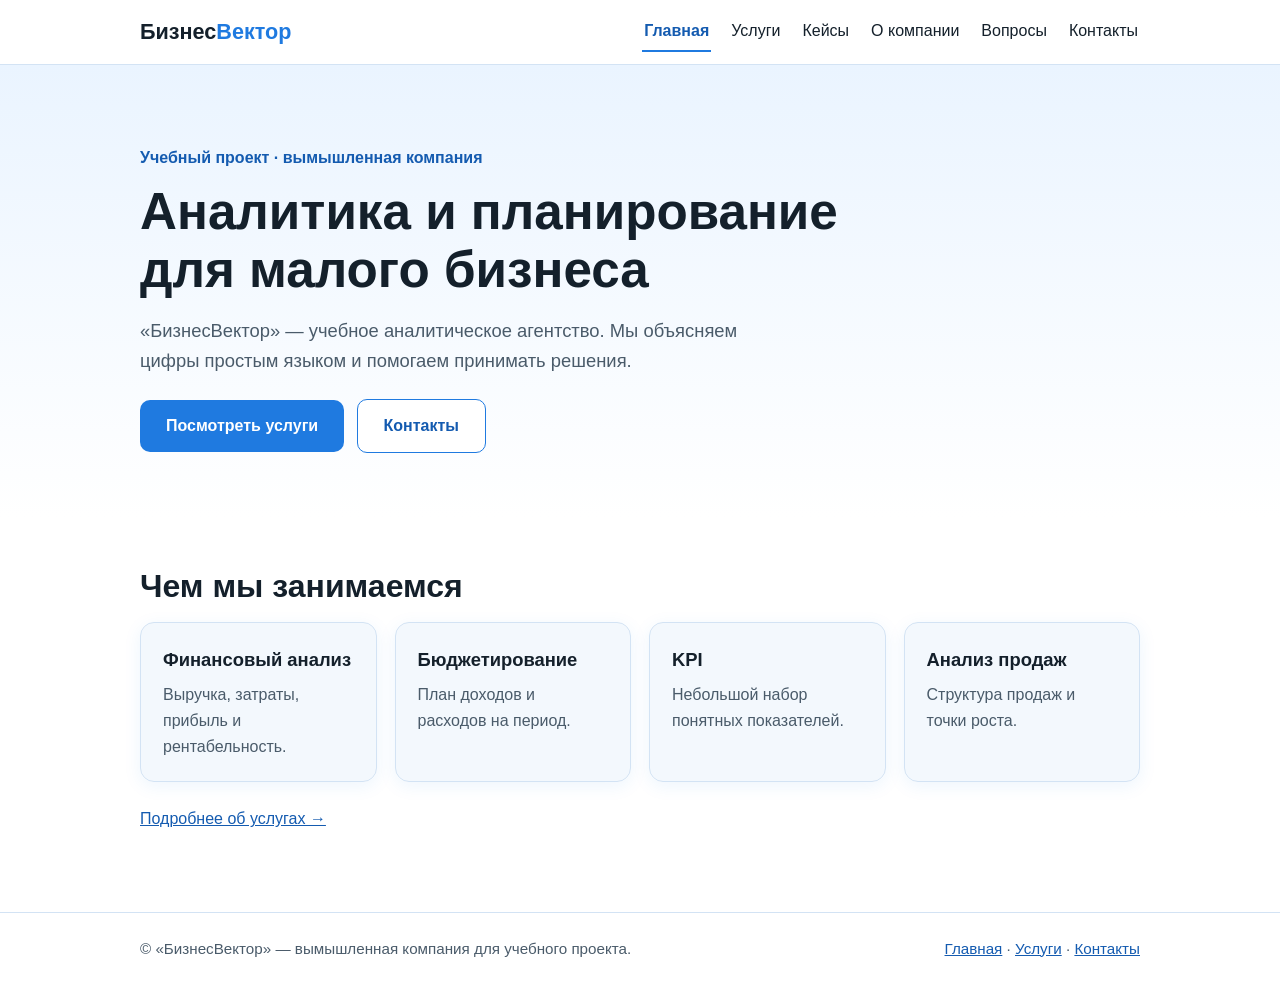
<file: index.html>
<!DOCTYPE html>
<html lang="ru">
<head>
  <meta charset="UTF-8">
  <meta name="viewport" content="width=device-width, initial-scale=1">
  <title>Главная — БизнесВектор</title>
  <link rel="stylesheet" href="styles.css">
</head>
<body>
  <header class="site-header">
    <div class="container header-inner">
      <a class="logo" href="index.html">Бизнес<span>Вектор</span></a>
      <button class="menu-toggle" id="menuToggle" aria-expanded="false" aria-controls="mainNav">Меню</button>
      <nav class="main-nav" id="mainNav" aria-label="Основное меню">
        <a href="index.html" class="active" aria-current="page">Главная</a>
        <a href="services.html">Услуги</a>
        <a href="cases.html">Кейсы</a>
        <a href="about.html">О компании</a>
        <a href="faq.html">Вопросы</a>
        <a href="contacts.html">Контакты</a>
      </nav>
    </div>
  </header>

  <main>
    <section class="hero">
      <div class="container">
        <p class="eyebrow">Учебный проект · вымышленная компания</p>
        <h1>Аналитика и планирование для малого бизнеса</h1>
        <p class="lead">«БизнесВектор» — учебное аналитическое агентство. Мы объясняем цифры простым языком и помогаем принимать решения.</p>
        <a class="btn" href="services.html">Посмотреть услуги</a>
        <a class="btn btn-ghost" href="contacts.html">Контакты</a>
      </div>
    </section>
    <section class="section">
      <div class="container">
        <h2>Чем мы занимаемся</h2>
        <div class="grid">
          <article class="card glass"><h3>Финансовый анализ</h3><p>Выручка, затраты, прибыль и рентабельность.</p></article>
          <article class="card glass"><h3>Бюджетирование</h3><p>План доходов и расходов на период.</p></article>
          <article class="card glass"><h3>KPI</h3><p>Небольшой набор понятных показателей.</p></article>
          <article class="card glass"><h3>Анализ продаж</h3><p>Структура продаж и точки роста.</p></article>
        </div>
        <p class="more"><a href="services.html">Подробнее об услугах →</a></p>
      </div>
    </section>
  </main>

  <footer class="site-footer">
    <div class="container footer-inner">
      <p>© «БизнесВектор» — вымышленная компания для учебного проекта.</p>
      <p><a href="index.html">Главная</a> · <a href="services.html">Услуги</a> · <a href="contacts.html">Контакты</a></p>
    </div>
  </footer>

  <script src="script.js"></script>
</body>
</html>
</file>
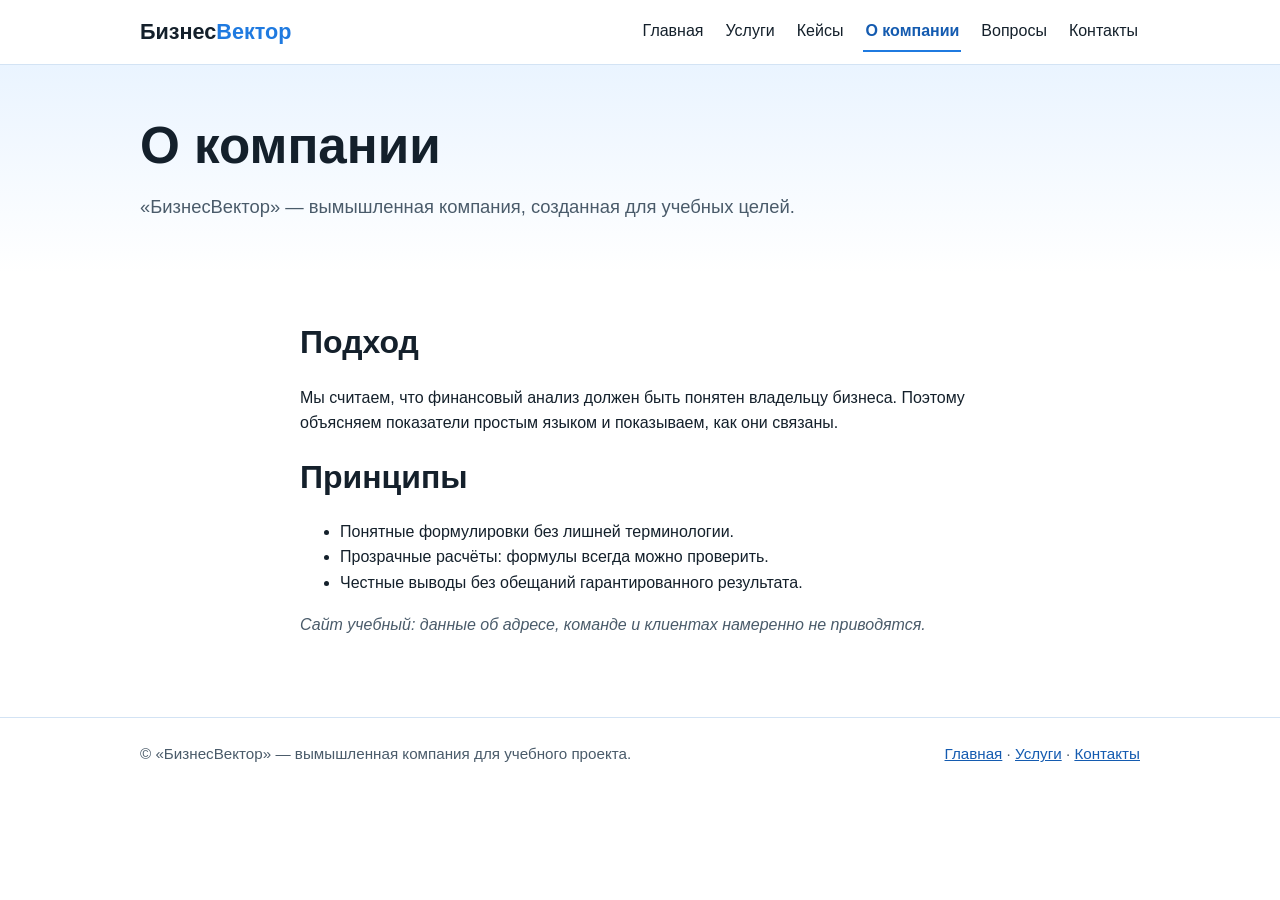
<file: about.html>
<!DOCTYPE html>
<html lang="ru">
<head>
  <meta charset="UTF-8">
  <meta name="viewport" content="width=device-width, initial-scale=1">
  <title>О компании — БизнесВектор</title>
  <link rel="stylesheet" href="styles.css">
</head>
<body>
  <header class="site-header">
    <div class="container header-inner">
      <a class="logo" href="index.html">Бизнес<span>Вектор</span></a>
      <button class="menu-toggle" id="menuToggle" aria-expanded="false" aria-controls="mainNav">Меню</button>
      <nav class="main-nav" id="mainNav" aria-label="Основное меню">
        <a href="index.html">Главная</a>
        <a href="services.html">Услуги</a>
        <a href="cases.html">Кейсы</a>
        <a href="about.html" class="active" aria-current="page">О компании</a>
        <a href="faq.html">Вопросы</a>
        <a href="contacts.html">Контакты</a>
      </nav>
    </div>
  </header>

  <main>
    <section class="page-head">
      <div class="container">
        <h1>О компании</h1>
        <p class="lead">«БизнесВектор» — вымышленная компания, созданная для учебных целей.</p>
      </div>
    </section>
    <section class="section">
      <div class="container narrow">
        <h2>Подход</h2>
        <p>Мы считаем, что финансовый анализ должен быть понятен владельцу бизнеса. Поэтому объясняем показатели простым языком и показываем, как они связаны.</p>
        <h2>Принципы</h2>
        <ul>
          <li>Понятные формулировки без лишней терминологии.</li>
          <li>Прозрачные расчёты: формулы всегда можно проверить.</li>
          <li>Честные выводы без обещаний гарантированного результата.</li>
        </ul>
        <p class="note">Сайт учебный: данные об адресе, команде и клиентах намеренно не приводятся.</p>
      </div>
    </section>
  </main>

  <footer class="site-footer">
    <div class="container footer-inner">
      <p>© «БизнесВектор» — вымышленная компания для учебного проекта.</p>
      <p><a href="index.html">Главная</a> · <a href="services.html">Услуги</a> · <a href="contacts.html">Контакты</a></p>
    </div>
  </footer>

  <script src="script.js"></script>
</body>
</html>
</file>
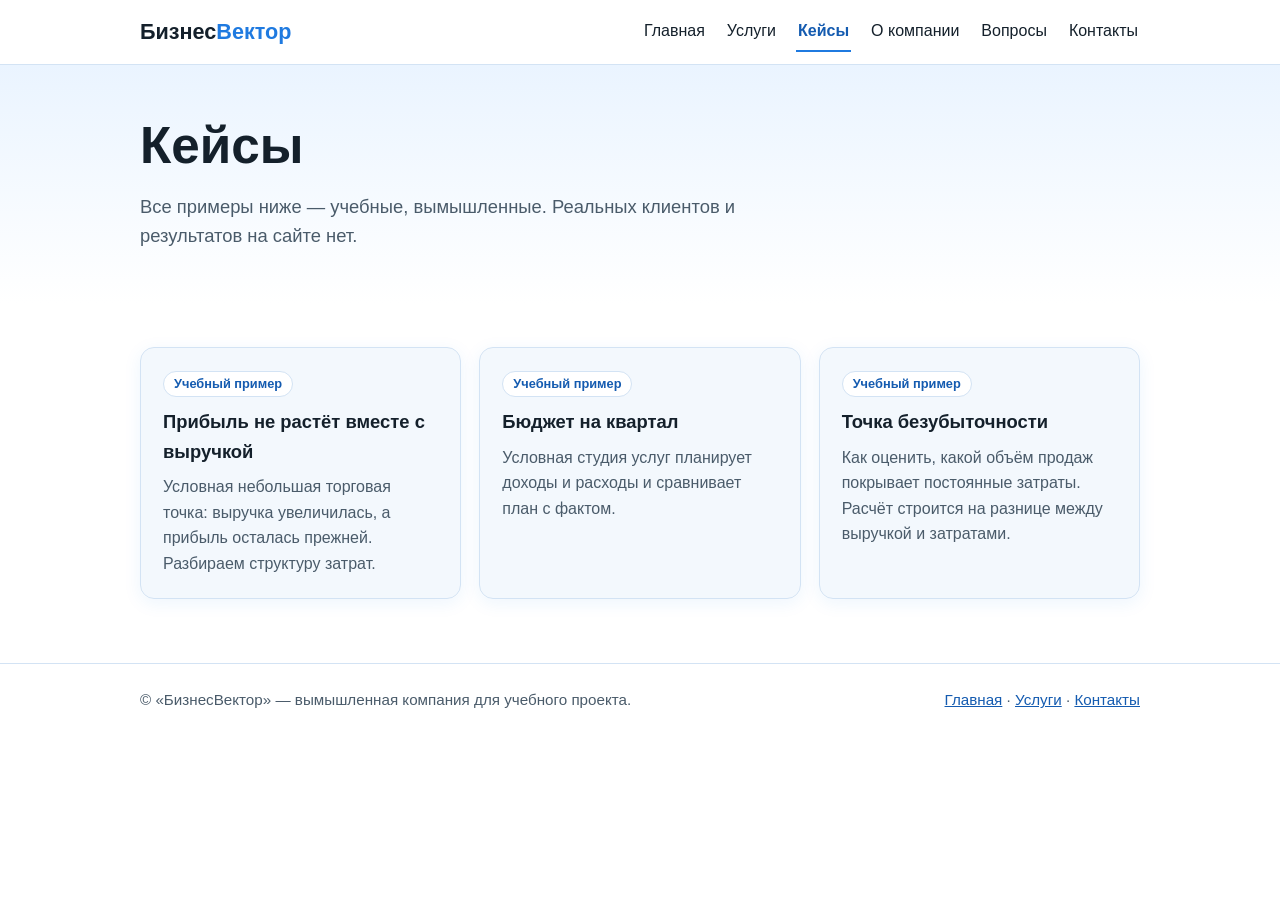
<file: cases.html>
<!DOCTYPE html>
<html lang="ru">
<head>
  <meta charset="UTF-8">
  <meta name="viewport" content="width=device-width, initial-scale=1">
  <title>Кейсы — БизнесВектор</title>
  <link rel="stylesheet" href="styles.css">
</head>
<body>
  <header class="site-header">
    <div class="container header-inner">
      <a class="logo" href="index.html">Бизнес<span>Вектор</span></a>
      <button class="menu-toggle" id="menuToggle" aria-expanded="false" aria-controls="mainNav">Меню</button>
      <nav class="main-nav" id="mainNav" aria-label="Основное меню">
        <a href="index.html">Главная</a>
        <a href="services.html">Услуги</a>
        <a href="cases.html" class="active" aria-current="page">Кейсы</a>
        <a href="about.html">О компании</a>
        <a href="faq.html">Вопросы</a>
        <a href="contacts.html">Контакты</a>
      </nav>
    </div>
  </header>

  <main>
    <section class="page-head">
      <div class="container">
        <h1>Кейсы</h1>
        <p class="lead">Все примеры ниже — учебные, вымышленные. Реальных клиентов и результатов на сайте нет.</p>
      </div>
    </section>
    <section class="section">
      <div class="container">
        <div class="grid">
          <article class="card glass">
            <span class="tag">Учебный пример</span>
            <h2>Прибыль не растёт вместе с выручкой</h2>
            <p>Условная небольшая торговая точка: выручка увеличилась, а прибыль осталась прежней. Разбираем структуру затрат.</p>
          </article>
          <article class="card glass">
            <span class="tag">Учебный пример</span>
            <h2>Бюджет на квартал</h2>
            <p>Условная студия услуг планирует доходы и расходы и сравнивает план с фактом.</p>
          </article>
          <article class="card glass">
            <span class="tag">Учебный пример</span>
            <h2>Точка безубыточности</h2>
            <p>Как оценить, какой объём продаж покрывает постоянные затраты. Расчёт строится на разнице между выручкой и затратами.</p>
          </article>
        </div>
      </div>
    </section>
  </main>

  <footer class="site-footer">
    <div class="container footer-inner">
      <p>© «БизнесВектор» — вымышленная компания для учебного проекта.</p>
      <p><a href="index.html">Главная</a> · <a href="services.html">Услуги</a> · <a href="contacts.html">Контакты</a></p>
    </div>
  </footer>

  <script src="script.js"></script>
</body>
</html>
</file>
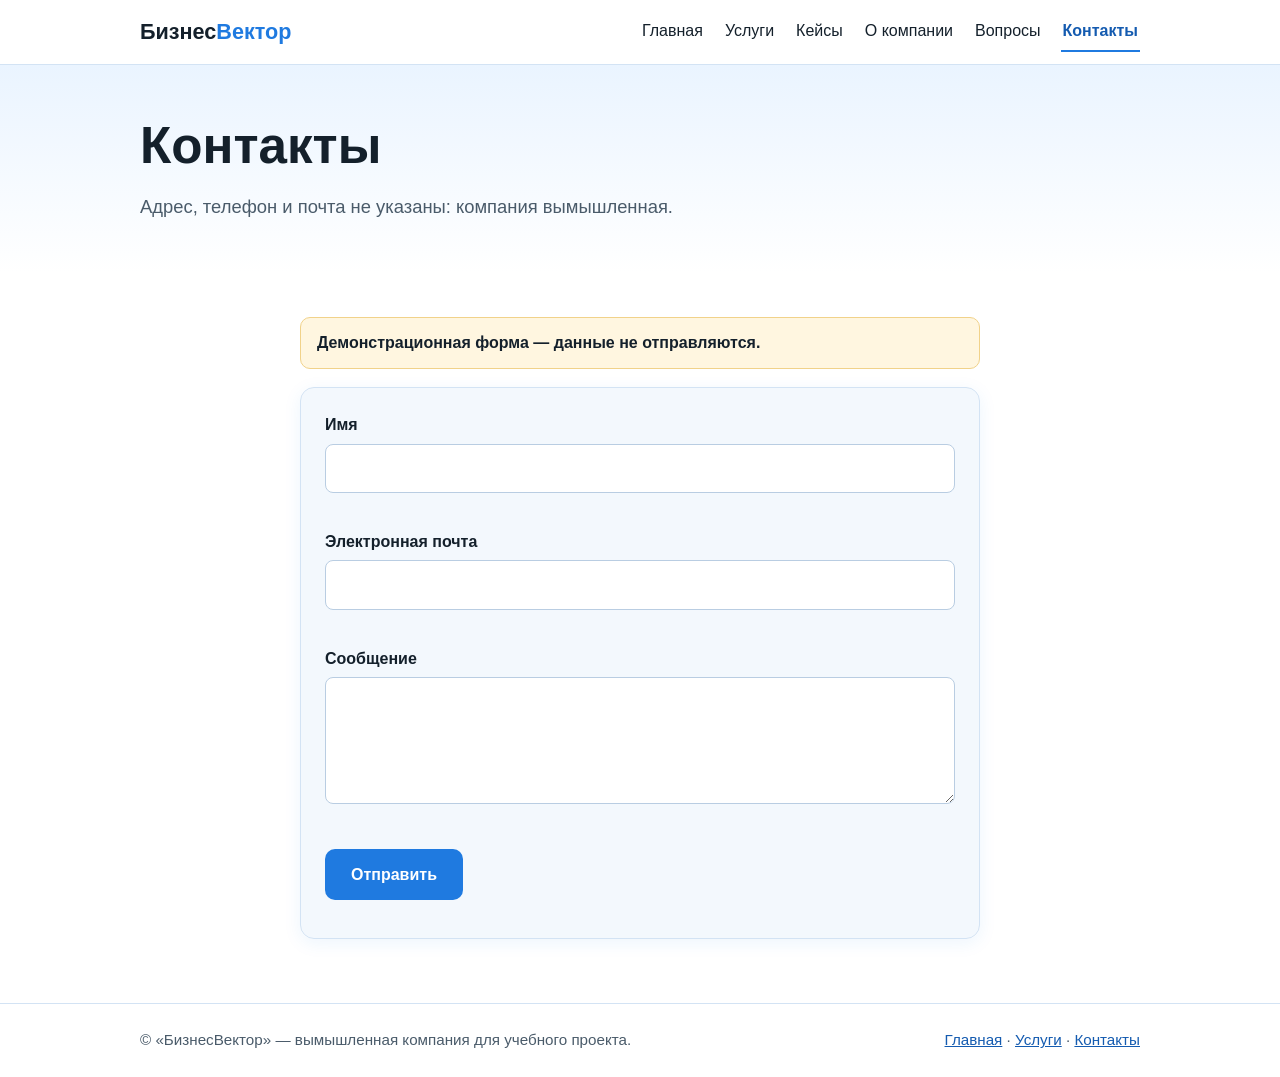
<file: contacts.html>
<!DOCTYPE html>
<html lang="ru">
<head>
  <meta charset="UTF-8">
  <meta name="viewport" content="width=device-width, initial-scale=1">
  <title>Контакты — БизнесВектор</title>
  <link rel="stylesheet" href="styles.css">
</head>
<body>
  <header class="site-header">
    <div class="container header-inner">
      <a class="logo" href="index.html">Бизнес<span>Вектор</span></a>
      <button class="menu-toggle" id="menuToggle" aria-expanded="false" aria-controls="mainNav">Меню</button>
      <nav class="main-nav" id="mainNav" aria-label="Основное меню">
        <a href="index.html">Главная</a>
        <a href="services.html">Услуги</a>
        <a href="cases.html">Кейсы</a>
        <a href="about.html">О компании</a>
        <a href="faq.html">Вопросы</a>
        <a href="contacts.html" class="active" aria-current="page">Контакты</a>
      </nav>
    </div>
  </header>

  <main>
    <section class="page-head">
      <div class="container">
        <h1>Контакты</h1>
        <p class="lead">Адрес, телефон и почта не указаны: компания вымышленная.</p>
      </div>
    </section>
    <section class="section">
      <div class="container narrow">
        <p class="warning" role="note"><strong>Демонстрационная форма — данные не отправляются.</strong></p>
        <form id="contactForm" class="glass" novalidate>
          <label for="name">Имя</label>
          <input id="name" name="name" type="text" autocomplete="name">
          <p class="error" id="nameError" role="alert"></p>

          <label for="email">Электронная почта</label>
          <input id="email" name="email" type="email" autocomplete="email">
          <p class="error" id="emailError" role="alert"></p>

          <label for="message">Сообщение</label>
          <textarea id="message" name="message" rows="4"></textarea>
          <p class="error" id="messageError" role="alert"></p>

          <button class="btn" type="submit">Отправить</button>
          <p class="notice" id="formNotice" role="status"></p>
        </form>
      </div>
    </section>
  </main>

  <footer class="site-footer">
    <div class="container footer-inner">
      <p>© «БизнесВектор» — вымышленная компания для учебного проекта.</p>
      <p><a href="index.html">Главная</a> · <a href="services.html">Услуги</a> · <a href="contacts.html">Контакты</a></p>
    </div>
  </footer>

  <script src="script.js"></script>
</body>
</html>
</file>
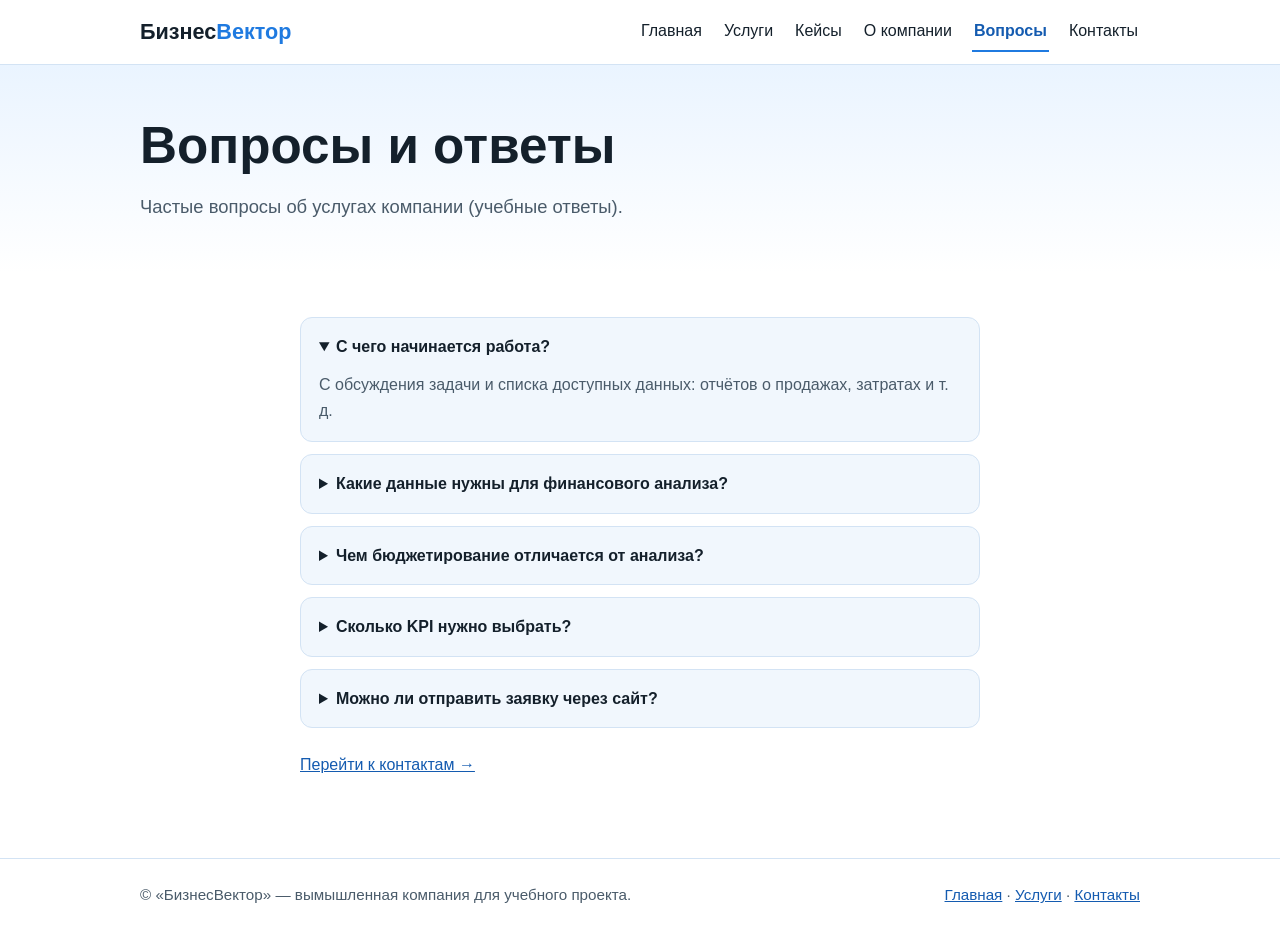
<file: faq.html>
<!DOCTYPE html>
<html lang="ru">
<head>
  <meta charset="UTF-8">
  <meta name="viewport" content="width=device-width, initial-scale=1">
  <title>Вопросы и ответы — БизнесВектор</title>
  <link rel="stylesheet" href="styles.css">
</head>
<body>
  <header class="site-header">
    <div class="container header-inner">
      <a class="logo" href="index.html">Бизнес<span>Вектор</span></a>
      <button class="menu-toggle" id="menuToggle" aria-expanded="false" aria-controls="mainNav">Меню</button>
      <nav class="main-nav" id="mainNav" aria-label="Основное меню">
        <a href="index.html">Главная</a>
        <a href="services.html">Услуги</a>
        <a href="cases.html">Кейсы</a>
        <a href="about.html">О компании</a>
        <a href="faq.html" class="active" aria-current="page">Вопросы</a>
        <a href="contacts.html">Контакты</a>
      </nav>
    </div>
  </header>

  <main>
    <section class="page-head">
      <div class="container">
        <h1>Вопросы и ответы</h1>
        <p class="lead">Частые вопросы об услугах компании (учебные ответы).</p>
      </div>
    </section>
    <section class="section">
      <div class="container narrow">
        <details class="faq" open>
          <summary>С чего начинается работа?</summary>
          <p>С обсуждения задачи и списка доступных данных: отчётов о продажах, затратах и т. д.</p>
        </details>
        <details class="faq">
          <summary>Какие данные нужны для финансового анализа?</summary>
          <p>Как правило, выручка, переменные и постоянные затраты за выбранный период.</p>
        </details>
        <details class="faq">
          <summary>Чем бюджетирование отличается от анализа?</summary>
          <p>Анализ изучает то, что уже произошло, бюджет — это план на будущий период.</p>
        </details>
        <details class="faq">
          <summary>Сколько KPI нужно выбрать?</summary>
          <p>Обычно достаточно нескольких показателей, которыми действительно пользуются в работе.</p>
        </details>
        <details class="faq">
          <summary>Можно ли отправить заявку через сайт?</summary>
          <p>Нет. Форма на странице «Контакты» демонстрационная, данные никуда не отправляются.</p>
        </details>
        <p class="more"><a href="contacts.html">Перейти к контактам →</a></p>
      </div>
    </section>
  </main>

  <footer class="site-footer">
    <div class="container footer-inner">
      <p>© «БизнесВектор» — вымышленная компания для учебного проекта.</p>
      <p><a href="index.html">Главная</a> · <a href="services.html">Услуги</a> · <a href="contacts.html">Контакты</a></p>
    </div>
  </footer>

  <script src="script.js"></script>
</body>
</html>
</file>
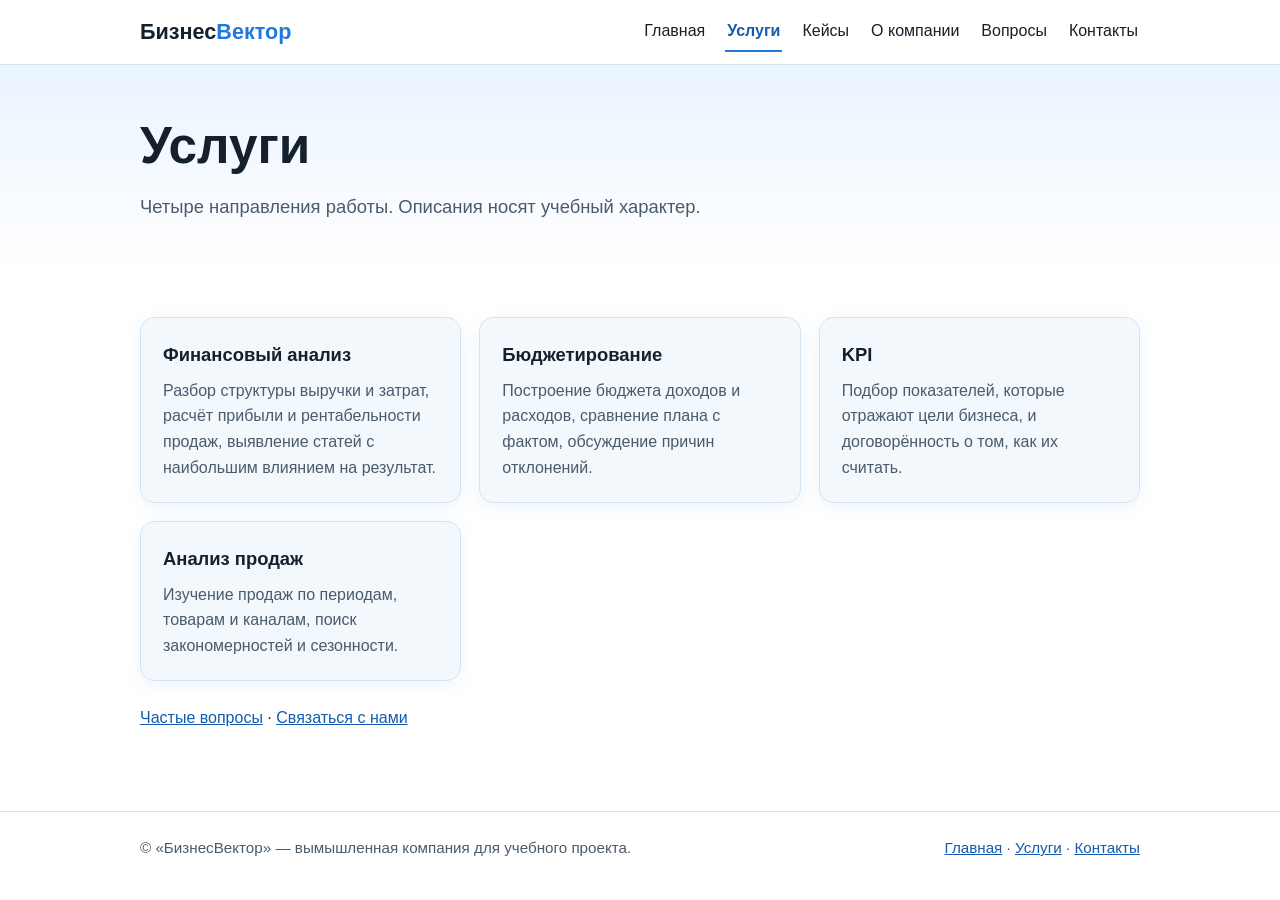
<file: services.html>
<!DOCTYPE html>
<html lang="ru">
<head>
  <meta charset="UTF-8">
  <meta name="viewport" content="width=device-width, initial-scale=1">
  <title>Услуги — БизнесВектор</title>
  <link rel="stylesheet" href="styles.css">
</head>
<body>
  <header class="site-header">
    <div class="container header-inner">
      <a class="logo" href="index.html">Бизнес<span>Вектор</span></a>
      <button class="menu-toggle" id="menuToggle" aria-expanded="false" aria-controls="mainNav">Меню</button>
      <nav class="main-nav" id="mainNav" aria-label="Основное меню">
        <a href="index.html">Главная</a>
        <a href="services.html" class="active" aria-current="page">Услуги</a>
        <a href="cases.html">Кейсы</a>
        <a href="about.html">О компании</a>
        <a href="faq.html">Вопросы</a>
        <a href="contacts.html">Контакты</a>
      </nav>
    </div>
  </header>

  <main>
    <section class="page-head">
      <div class="container">
        <h1>Услуги</h1>
        <p class="lead">Четыре направления работы. Описания носят учебный характер.</p>
      </div>
    </section>
    <section class="section">
      <div class="container">
        <div class="grid grid-2">
          <article class="card glass"><h2>Финансовый анализ</h2><p>Разбор структуры выручки и затрат, расчёт прибыли и рентабельности продаж, выявление статей с наибольшим влиянием на результат.</p></article>
          <article class="card glass"><h2>Бюджетирование</h2><p>Построение бюджета доходов и расходов, сравнение плана с фактом, обсуждение причин отклонений.</p></article>
          <article class="card glass"><h2>KPI</h2><p>Подбор показателей, которые отражают цели бизнеса, и договорённость о том, как их считать.</p></article>
          <article class="card glass"><h2>Анализ продаж</h2><p>Изучение продаж по периодам, товарам и каналам, поиск закономерностей и сезонности.</p></article>
        </div>
        <p class="more"><a href="faq.html">Частые вопросы</a> · <a href="contacts.html">Связаться с нами</a></p>
      </div>
    </section>
  </main>

  <footer class="site-footer">
    <div class="container footer-inner">
      <p>© «БизнесВектор» — вымышленная компания для учебного проекта.</p>
      <p><a href="index.html">Главная</a> · <a href="services.html">Услуги</a> · <a href="contacts.html">Контакты</a></p>
    </div>
  </footer>

  <script src="script.js"></script>
</body>
</html>
</file>
<file: styles.css>
:root {
  --text: #14202b;
  --muted: #4a5b6a;
  --accent: #1f7ae0;
  --accent-dark: #145bb0;
  --panel: #f1f7fd;
  --border: #d3e3f4;
  --error: #b42318;
}

* { box-sizing: border-box; }

body {
  margin: 0;
  font-family: "Segoe UI", Roboto, Arial, sans-serif;
  color: var(--text);
  background: #fff;
  line-height: 1.6;
}

.container { max-width: 1040px; margin: 0 auto; padding: 0 20px; }
.container.narrow { max-width: 720px; }

/* Header */
.site-header {
  position: sticky; top: 0; z-index: 10;
  background: rgba(255,255,255,.95);
  border-bottom: 1px solid var(--border);
}
.header-inner {
  display: flex; align-items: center; justify-content: space-between;
  min-height: 64px; flex-wrap: wrap;
}
.logo { font-size: 1.35rem; font-weight: 700; color: var(--text); text-decoration: none; }
.logo span { color: var(--accent); }
.main-nav { display: flex; gap: 18px; flex-wrap: wrap; }
.main-nav a {
  color: var(--text); text-decoration: none; font-weight: 500;
  padding: 6px 2px; border-bottom: 2px solid transparent;
}
.main-nav a:hover { color: var(--accent); }
.main-nav a.active { color: var(--accent-dark); border-bottom-color: var(--accent); font-weight: 600; }
.menu-toggle {
  display: none; background: none; border: 1px solid var(--border);
  border-radius: 8px; padding: 8px 14px; font: inherit; color: var(--text); cursor: pointer;
}

/* Hero / headers */
.hero { padding: 80px 0 64px; background: linear-gradient(180deg, #eaf4ff 0%, #fff 100%); }
.page-head { padding: 52px 0 28px; background: linear-gradient(180deg, #eaf4ff 0%, #fff 100%); }
.eyebrow { color: var(--accent-dark); font-weight: 600; margin: 0 0 12px; }
h1 { font-size: clamp(2rem, 5vw, 3.2rem); line-height: 1.15; margin: 0 0 16px; max-width: 780px; }
h2 { font-size: 1.4rem; margin: 0 0 10px; }
.section > .container > h2 { font-size: clamp(1.5rem, 3.5vw, 2rem); }
.lead { font-size: 1.15rem; color: var(--muted); max-width: 660px; margin: 0 0 24px; }

.btn {
  display: inline-block; background: var(--accent); color: #fff; border: 0;
  padding: 13px 26px; border-radius: 10px; font: inherit; font-weight: 600;
  text-decoration: none; cursor: pointer; margin-right: 8px;
}
.btn:hover { background: var(--accent-dark); }
.btn-ghost { background: #fff; color: var(--accent-dark); border: 1px solid var(--accent); }
.btn-ghost:hover { background: var(--panel); }

/* Sections */
.section { padding: 44px 0 64px; }
.grid { display: grid; grid-template-columns: repeat(auto-fit, minmax(230px, 1fr)); gap: 18px; }
.grid-2 { grid-template-columns: repeat(auto-fit, minmax(300px, 1fr)); }

.glass {
  background: rgba(241,247,253,.85);
  border: 1px solid var(--border);
  border-radius: 14px;
  box-shadow: 0 4px 18px rgba(31,122,224,.08);
}
.card { padding: 22px; }
.card h2, .card h3 { margin: 0 0 8px; font-size: 1.15rem; }
.card p { margin: 0; color: var(--muted); }
.tag {
  display: inline-block; font-size: .8rem; font-weight: 600; color: var(--accent-dark);
  background: #fff; border: 1px solid var(--border); border-radius: 999px;
  padding: 2px 10px; margin-bottom: 10px;
}
.more { margin-top: 24px; }
a { color: var(--accent-dark); }
.note { color: var(--muted); font-style: italic; }

/* FAQ */
.faq {
  background: var(--panel); border: 1px solid var(--border);
  border-radius: 12px; padding: 4px 18px; margin-bottom: 12px;
}
.faq summary { cursor: pointer; font-weight: 600; padding: 12px 0; }
.faq p { margin: 0 0 14px; color: var(--muted); }

/* Form */
.warning {
  background: #fff6e0; border: 1px solid #f1d28a; border-radius: 10px;
  padding: 12px 16px; margin: 0 0 18px;
}
form { padding: 24px; }
label { display: block; font-weight: 600; margin: 14px 0 6px; }
label:first-child { margin-top: 0; }
input, textarea {
  width: 100%; padding: 11px 12px; font: inherit; color: var(--text);
  border: 1px solid #b9cde2; border-radius: 8px; background: #fff;
}
input:focus, textarea:focus, .btn:focus-visible, .menu-toggle:focus-visible, a:focus-visible, summary:focus-visible {
  outline: 3px solid rgba(31,122,224,.35); outline-offset: 2px;
}
.error { color: var(--error); font-size: .92rem; margin: 4px 0 0; min-height: 1.2em; }
form .btn { margin-top: 16px; }
.notice { margin: 14px 0 0; font-weight: 600; color: var(--accent-dark); }

/* Footer */
.site-footer { padding: 24px 0; border-top: 1px solid var(--border); color: var(--muted); font-size: .95rem; }
.footer-inner { display: flex; justify-content: space-between; gap: 12px; flex-wrap: wrap; }
.site-footer p { margin: 0; }

/* Mobile */
@media (max-width: 760px) {
  .menu-toggle { display: inline-block; }
  .main-nav { display: none; flex-direction: column; gap: 0; width: 100%; padding-bottom: 10px; }
  .main-nav.open { display: flex; }
  .main-nav a { padding: 12px 0; border-bottom: 0; border-top: 1px solid var(--border); }
  .main-nav a.active { border-bottom: 0; }
  .hero { padding: 52px 0 44px; }
  .section { padding: 32px 0 48px; }
  form { padding: 18px; }
  .btn { display: block; width: 100%; text-align: center; margin: 0 0 10px; }
}
</file>
